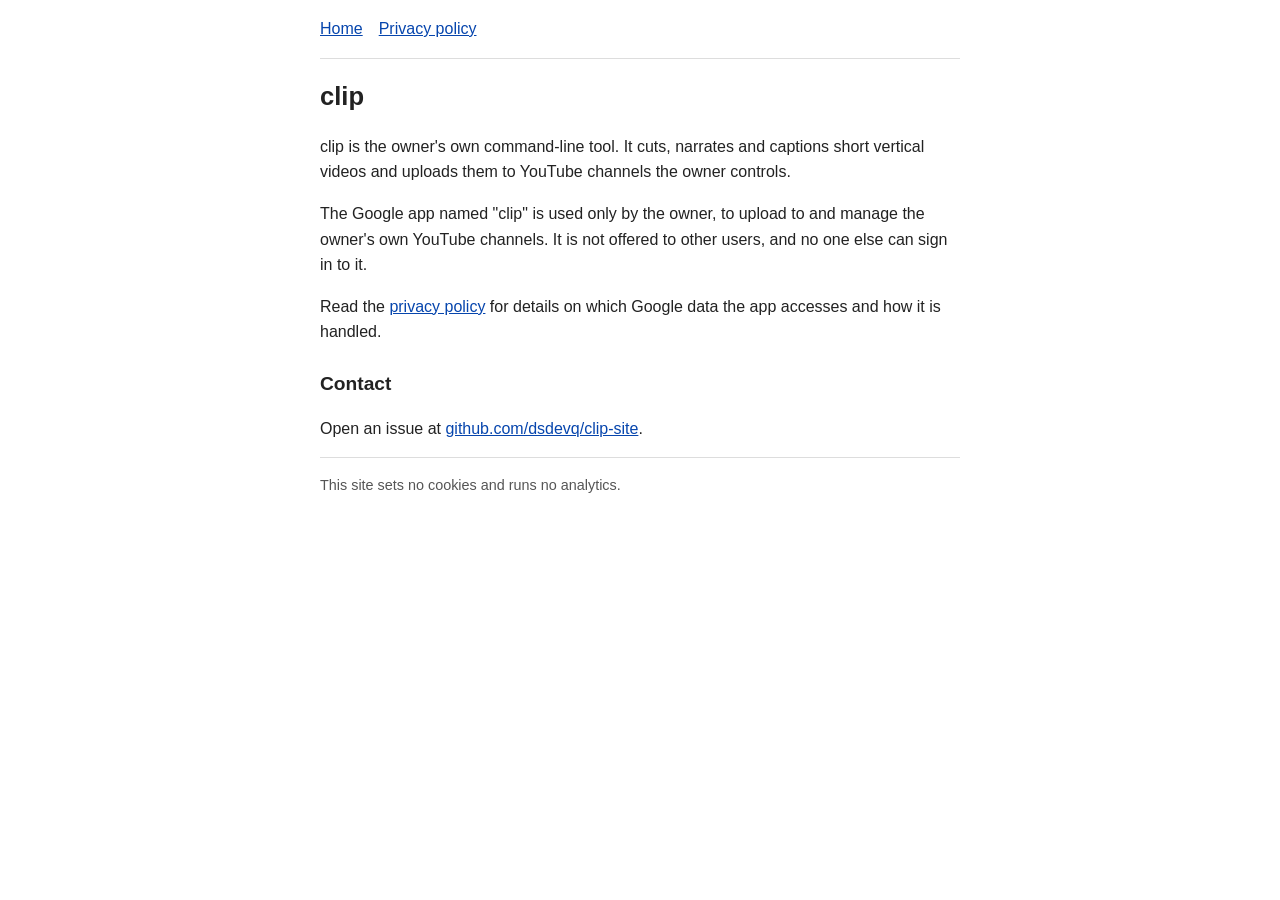
<file: index.html>
<!doctype html>
<html lang="en">
<head>
<meta charset="utf-8">
<meta name="viewport" content="width=device-width, initial-scale=1">
<title>clip</title>
<link rel="stylesheet" href="style.css">
</head>
<body>
<nav><a href="./">Home</a><a href="privacy.html">Privacy policy</a></nav>
<main>
<h1>clip</h1>
<p>clip is the owner's own command-line tool. It cuts, narrates and captions short vertical videos and uploads them to YouTube channels the owner controls.</p>
<p>The Google app named "clip" is used only by the owner, to upload to and manage the owner's own YouTube channels. It is not offered to other users, and no one else can sign in to it.</p>
<p>Read the <a href="privacy.html">privacy policy</a> for details on which Google data the app accesses and how it is handled.</p>
<h2>Contact</h2>
<p>Open an issue at <a href="https://github.com/dsdevq/clip-site">github.com/dsdevq/clip-site</a>.</p>
</main>
<footer>This site sets no cookies and runs no analytics.</footer>
</body>
</html>
</file>
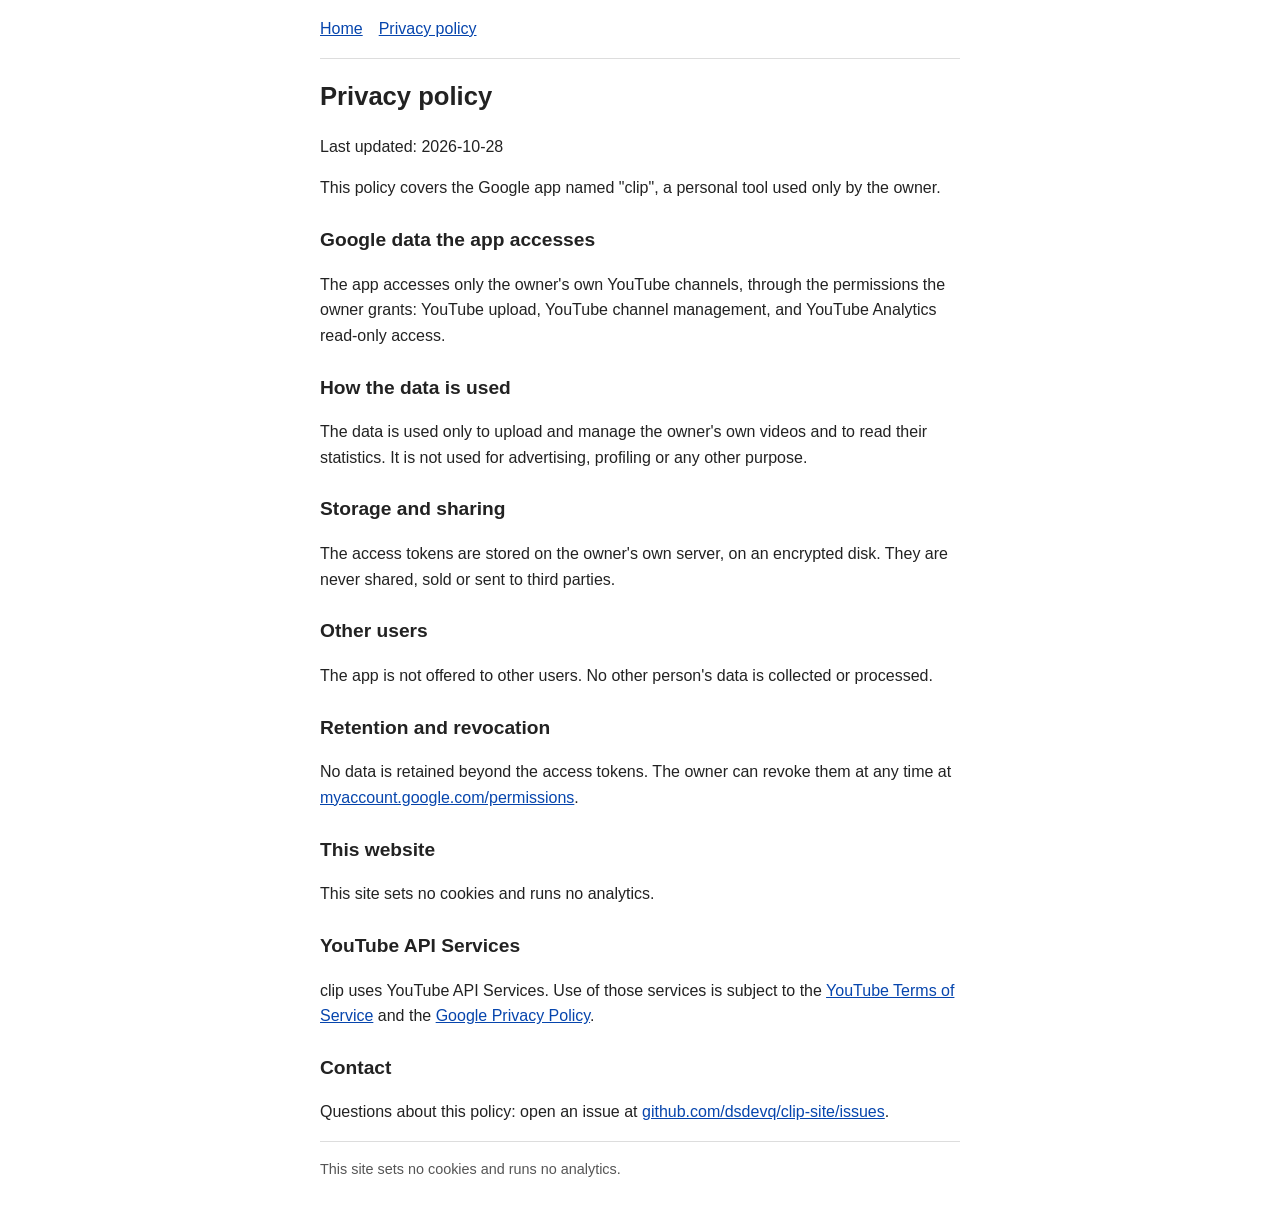
<file: privacy.html>
<!doctype html>
<html lang="en">
<head>
<meta charset="utf-8">
<meta name="viewport" content="width=device-width, initial-scale=1">
<title>clip - Privacy policy</title>
<link rel="stylesheet" href="style.css">
</head>
<body>
<nav><a href="./">Home</a><a href="privacy.html">Privacy policy</a></nav>
<main>
<h1>Privacy policy</h1>
<p>Last updated: 2026-10-28</p>
<p>This policy covers the Google app named "clip", a personal tool used only by the owner.</p>

<h2>Google data the app accesses</h2>
<p>The app accesses only the owner's own YouTube channels, through the permissions the owner grants: YouTube upload, YouTube channel management, and YouTube Analytics read-only access.</p>

<h2>How the data is used</h2>
<p>The data is used only to upload and manage the owner's own videos and to read their statistics. It is not used for advertising, profiling or any other purpose.</p>

<h2>Storage and sharing</h2>
<p>The access tokens are stored on the owner's own server, on an encrypted disk. They are never shared, sold or sent to third parties.</p>

<h2>Other users</h2>
<p>The app is not offered to other users. No other person's data is collected or processed.</p>

<h2>Retention and revocation</h2>
<p>No data is retained beyond the access tokens. The owner can revoke them at any time at <a href="https://myaccount.google.com/permissions">myaccount.google.com/permissions</a>.</p>

<h2>This website</h2>
<p>This site sets no cookies and runs no analytics.</p>

<h2>YouTube API Services</h2>
<p>clip uses YouTube API Services. Use of those services is subject to the <a href="https://www.youtube.com/t/terms">YouTube Terms of Service</a> and the <a href="https://policies.google.com/privacy">Google Privacy Policy</a>.</p>

<h2>Contact</h2>
<p>Questions about this policy: open an issue at <a href="https://github.com/dsdevq/clip-site/issues">github.com/dsdevq/clip-site/issues</a>.</p>
</main>
<footer>This site sets no cookies and runs no analytics.</footer>
</body>
</html>
</file>
<file: style.css>
body {
  margin: 0;
  padding: 0 16px;
  font-family: -apple-system, BlinkMacSystemFont, "Segoe UI", Roboto, Helvetica, Arial, sans-serif;
  line-height: 1.6;
  color: #222;
  background: #fff;
}
main, nav, footer {
  max-width: 40rem;
  margin: 0 auto;
}
nav {
  padding: 1rem 0;
  border-bottom: 1px solid #ddd;
}
nav a {
  margin-right: 1rem;
}
footer {
  padding: 1rem 0 2rem;
  border-top: 1px solid #ddd;
  font-size: 0.9rem;
  color: #555;
}
a {
  color: #0645ad;
}
h1 {
  font-size: 1.6rem;
}
h2 {
  font-size: 1.2rem;
  margin-top: 1.5rem;
}
</file>
